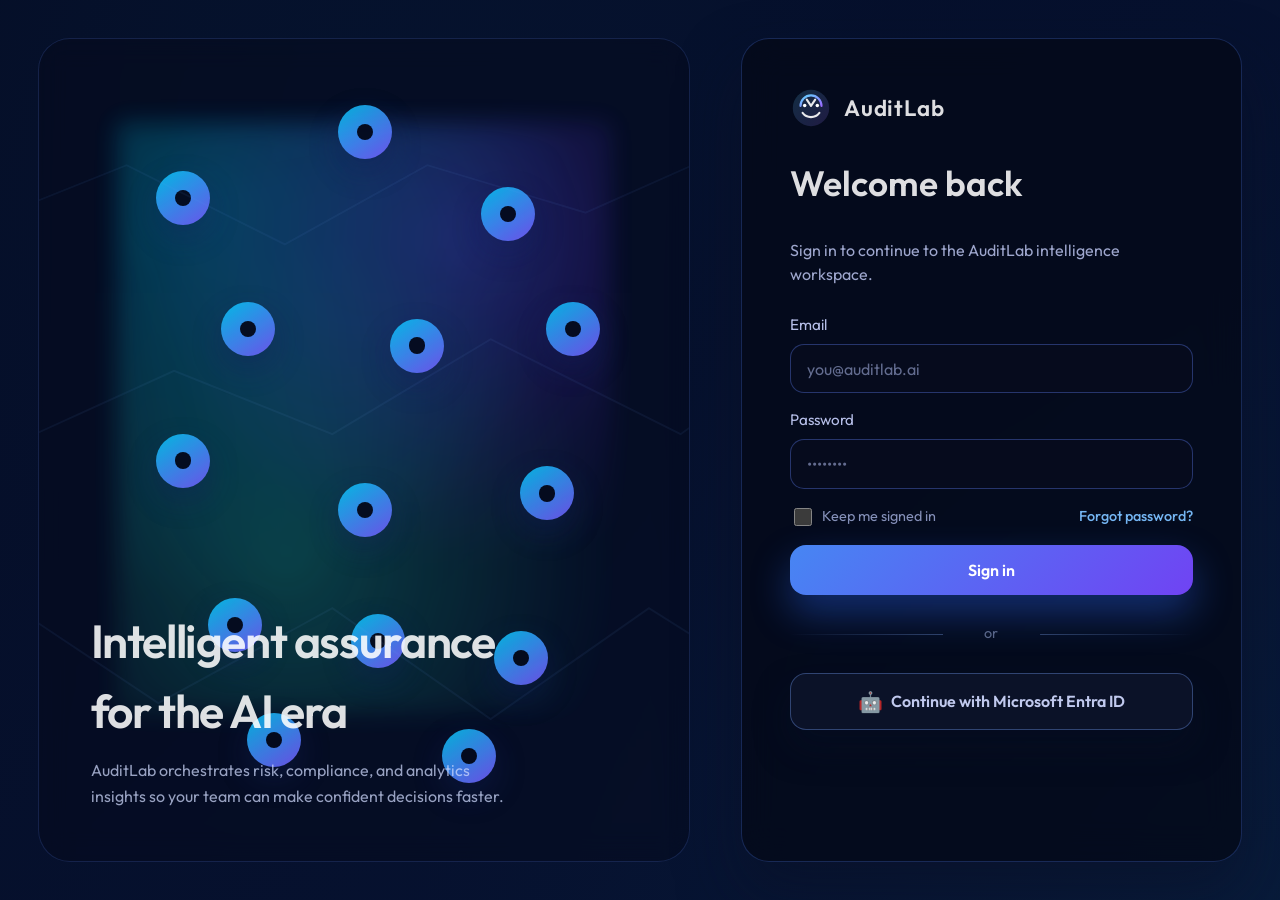
<file: docs/index.html>
<!doctype html>
<html lang="en">
  <head>
    <meta charset="utf-8" />
    <meta name="viewport" content="width=device-width, initial-scale=1" />
    <title>AuditLab Portal Login</title>
    <link rel="preconnect" href="https://fonts.googleapis.com" />
    <link rel="preconnect" href="https://fonts.gstatic.com" crossorigin />
    <link
      href="https://fonts.googleapis.com/css2?family=Outfit:wght@400;500;600&display=swap"
      rel="stylesheet"
    />
    <link rel="stylesheet" href="./styles.css" />
  </head>
  <body>
    <div id="root">
      <div class="app-shell">
        <div class="hero-panel" aria-hidden="true">
          <div class="constellation">
            <span class="node node-1" aria-hidden="true"></span>
            <span class="node node-2" aria-hidden="true"></span>
            <span class="node node-3" aria-hidden="true"></span>
            <span class="node node-4" aria-hidden="true"></span>
            <span class="node node-5" aria-hidden="true"></span>
            <span class="node node-6" aria-hidden="true"></span>
            <span class="node node-7" aria-hidden="true"></span>
            <span class="node node-8" aria-hidden="true"></span>
            <span class="node node-9" aria-hidden="true"></span>
            <span class="node node-10" aria-hidden="true"></span>
            <span class="node node-11" aria-hidden="true"></span>
            <span class="node node-12" aria-hidden="true"></span>
            <span class="node node-13" aria-hidden="true"></span>
            <span class="node node-14" aria-hidden="true"></span>
          </div>
          <div class="hero-copy">
            <h1>Intelligent assurance for the AI era</h1>
            <p>
              AuditLab orchestrates risk, compliance, and analytics insights so your team can make
              confident decisions faster.
            </p>
          </div>
        </div>
        <main class="auth-panel" aria-labelledby="portal-login-title">
          <div class="logo">
            <svg
              class="logo-mark"
              xmlns="http://www.w3.org/2000/svg"
              viewBox="0 0 120 120"
              role="img"
              aria-labelledby="auditlab-logo-title"
            >
              <title id="auditlab-logo-title">AuditLab Logo</title>
              <defs>
                <linearGradient id="auditlab-gradient" x1="0%" y1="0%" x2="100%" y2="100%">
                  <stop offset="0%" stop-color="#61d5ff" />
                  <stop offset="100%" stop-color="#9a6bff" />
                </linearGradient>
              </defs>
              <circle cx="60" cy="60" r="52" fill="url(#auditlab-gradient)" opacity="0.18"></circle>
              <path
                fill="none"
                stroke="url(#auditlab-gradient)"
                stroke-width="6"
                stroke-linecap="round"
                stroke-linejoin="round"
                d="M30 54c0-16.569 13.431-30 30-30s30 13.431 30 30"
              ></path>
              <path
                fill="none"
                stroke="#ffffff"
                stroke-width="6"
                stroke-linecap="round"
                stroke-linejoin="round"
                d="M36 74c6 8 16 12 24 12s18-4 24-12"
                opacity="0.9"
              ></path>
              <circle cx="42" cy="53" r="5" fill="#ffffff"></circle>
              <circle cx="78" cy="53" r="5" fill="#ffffff"></circle>
              <path
                fill="none"
                stroke="#ffffff"
                stroke-width="6"
                stroke-linecap="round"
                stroke-linejoin="round"
                d="M48 36l12 18 12-18"
                opacity="0.9"
              ></path>
            </svg>
            <span class="logo-text">AuditLab</span>
          </div>
          <h2 id="portal-login-title">Welcome back</h2>
          <p class="tagline">Sign in to continue to the AuditLab intelligence workspace.</p>
          <form class="login-form">
            <label class="field" for="email">
              <span>Email</span>
              <input id="email" type="email" name="email" placeholder="you@auditlab.ai" required />
            </label>
            <label class="field" for="password">
              <span>Password</span>
              <input
                id="password"
                type="password"
                name="password"
                placeholder="••••••••"
                minlength="8"
                required
              />
            </label>
            <div class="form-meta">
              <label class="remember">
                <input type="checkbox" name="remember" />
                <span>Keep me signed in</span>
              </label>
              <a class="link" href="#forgot">
                Forgot password?
              </a>
            </div>
            <button type="submit" class="primary-btn">
              Sign in
            </button>
          </form>
          <div class="divider">
            <span>or</span>
          </div>
          <button type="button" class="secondary-btn">
            <span role="img" aria-hidden="true">
              🤖
            </span>
            Continue with Microsoft Entra ID
          </button>
        </main>
      </div>
    </div>
  </body>
</html>
</file>
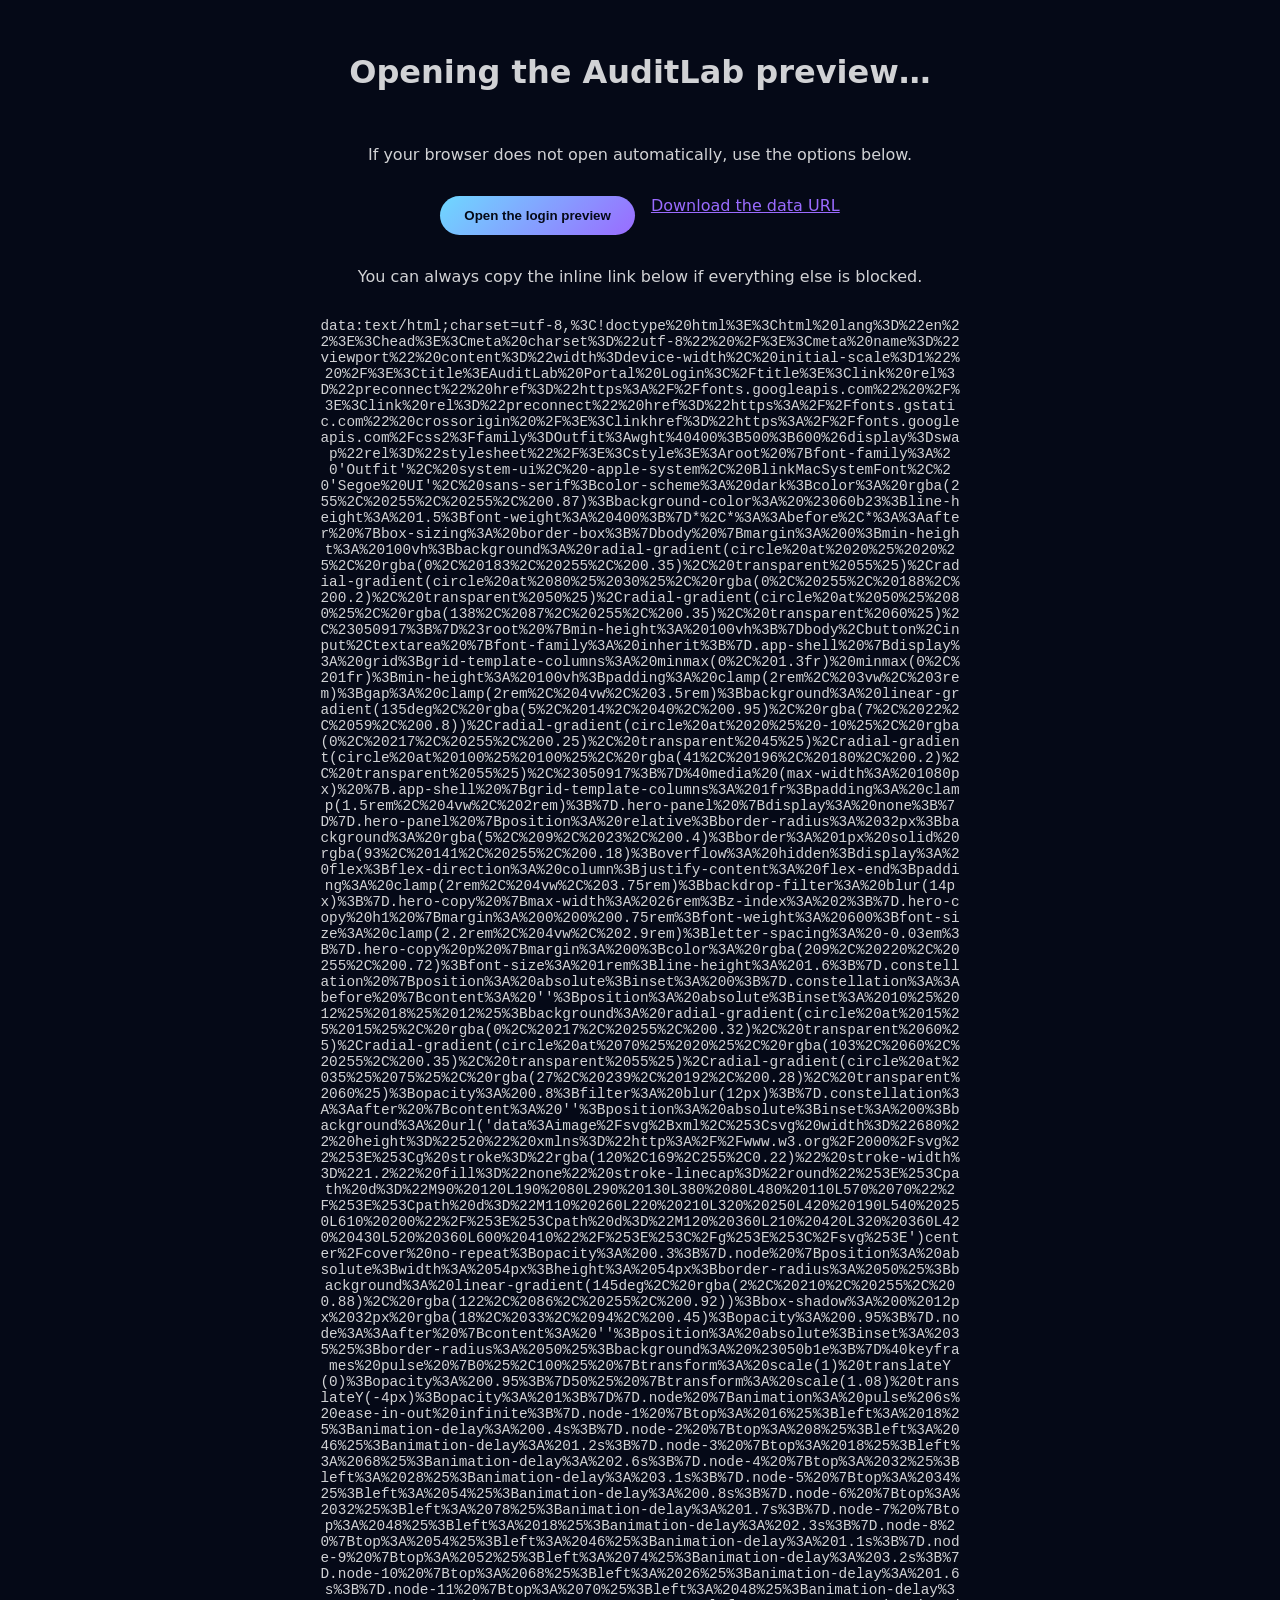
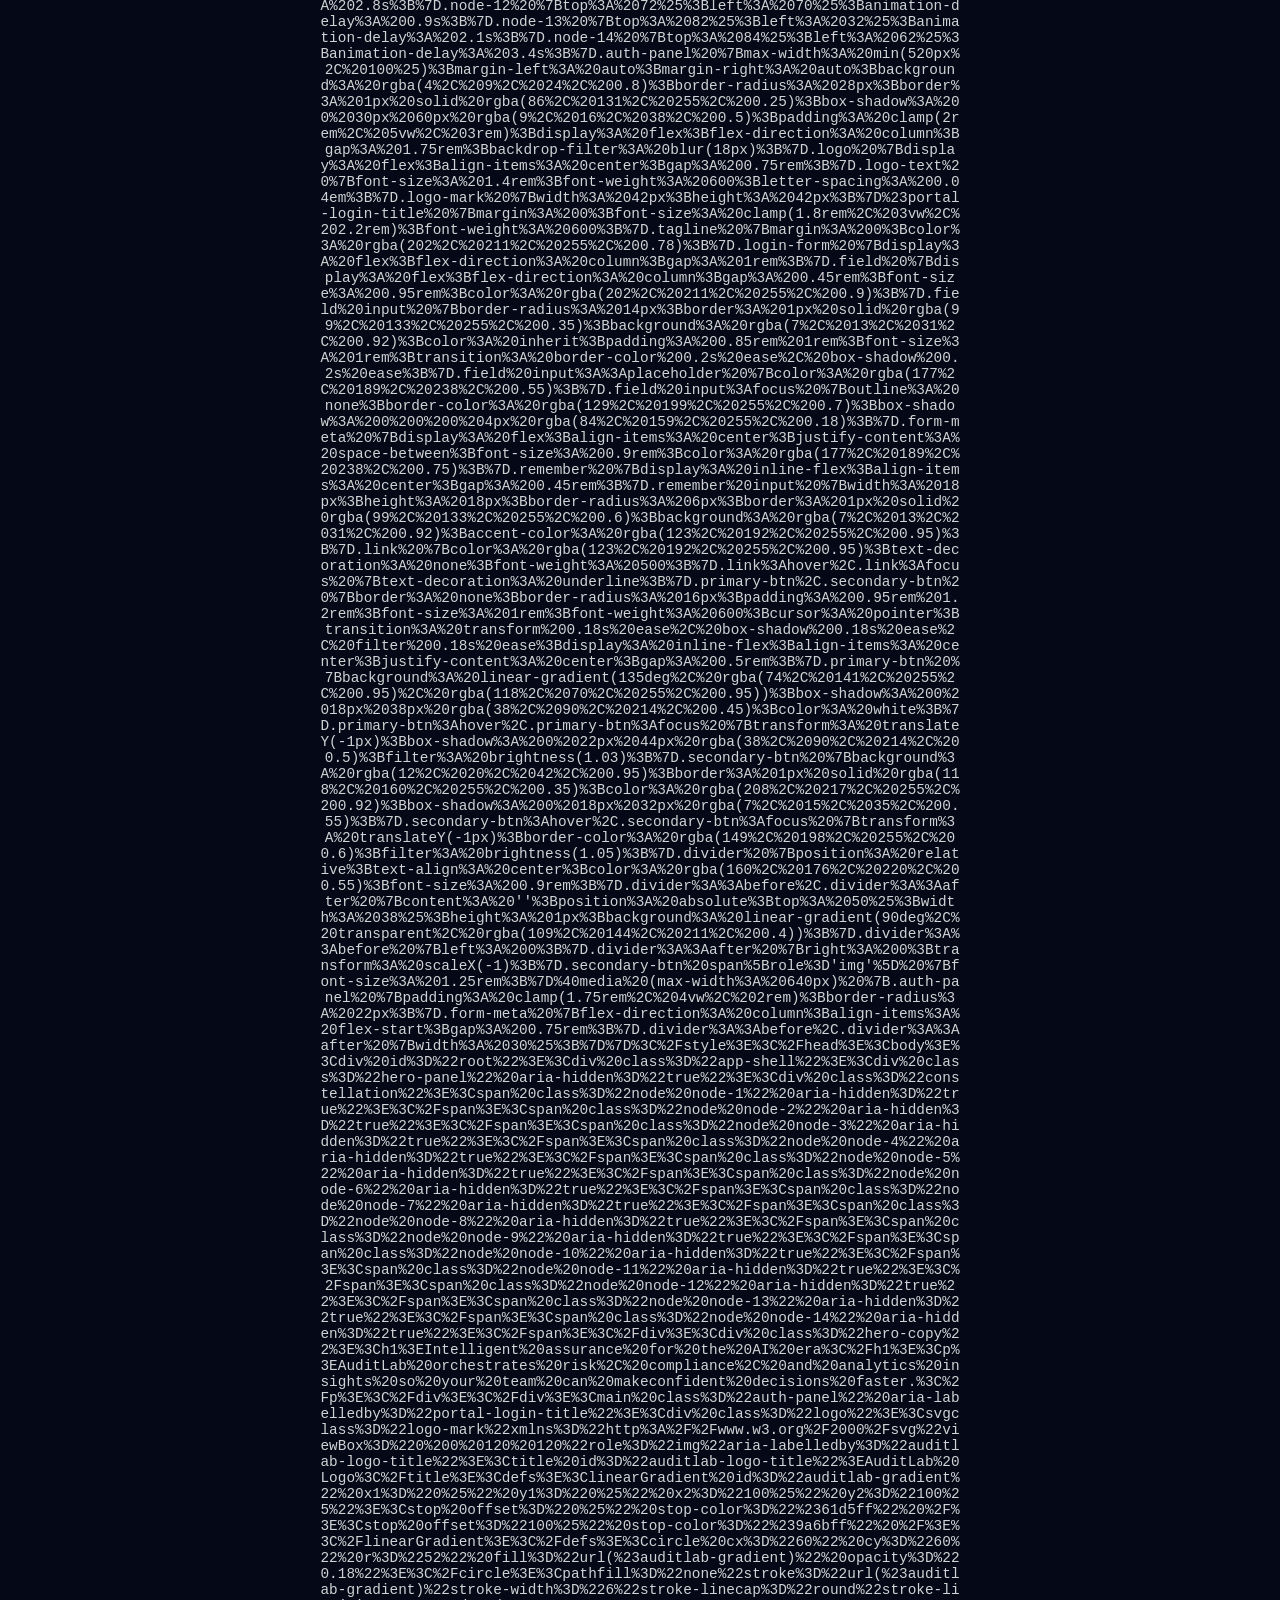
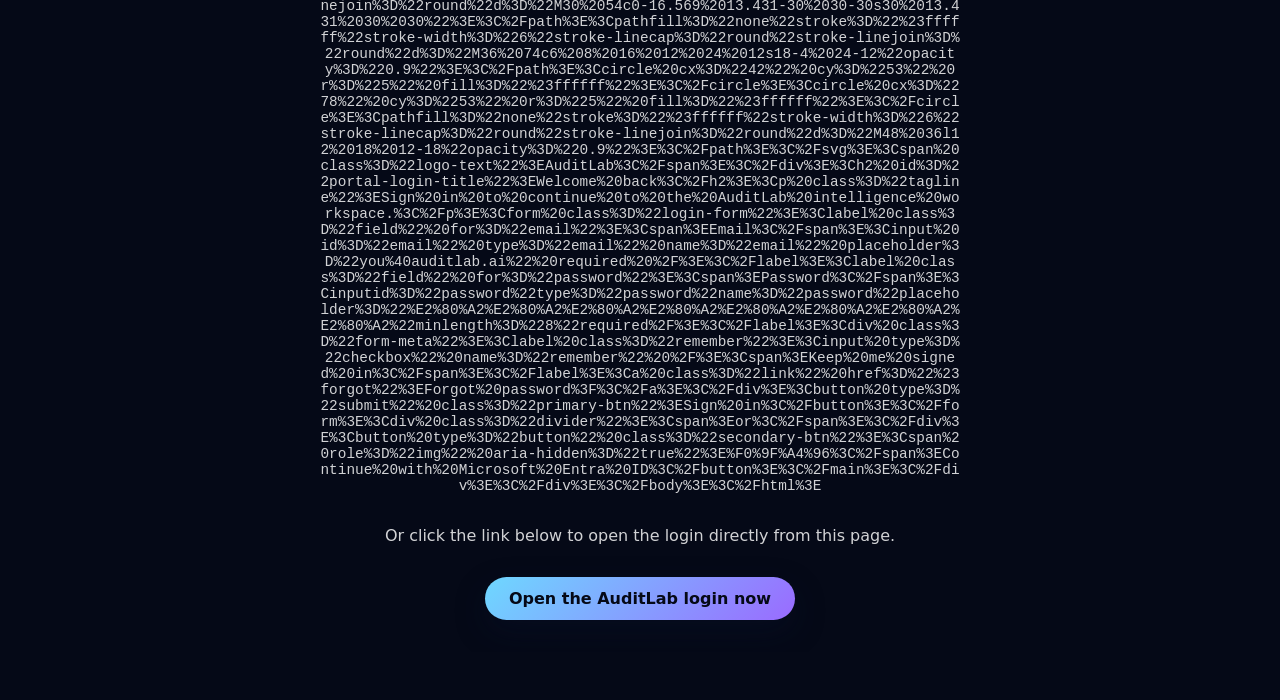
<file: docs/live-preview.html>
<!doctype html>
<html lang="en">
  <head>
    <meta charset="utf-8" />
    <meta name="viewport" content="width=device-width, initial-scale=1" />
    <title>AuditLab Login – Live Preview Redirect</title>
    <style>
      :root {
        font-family: system-ui, -apple-system, BlinkMacSystemFont, 'Segoe UI', sans-serif;
        color-scheme: dark;
        background: #050917;
        color: rgba(255, 255, 255, 0.82);
      }
      body {
        margin: 0;
        min-height: 100vh;
        display: grid;
        place-items: center;
        padding: 2rem;
      }
      main {
        max-width: 40rem;
        text-align: center;
        display: grid;
        gap: 1rem;
      }
      code {
        font-size: 0.9rem;
        word-break: break-all;
      }
      button {
        appearance: none;
        border: none;
        border-radius: 999px;
        padding: 0.75rem 1.5rem;
        font-weight: 600;
        background: linear-gradient(135deg, #6ed8ff, #9a6bff);
        color: #050917;
        cursor: pointer;
      }
      button:focus-visible {
        outline: 2px solid rgba(255, 255, 255, 0.6);
        outline-offset: 3px;
      }
      .actions {
        display: flex;
        justify-content: center;
        gap: 1rem;
        flex-wrap: wrap;
      }
      a {
        color: #9a6bff;
      }
      .inline-link {
        display: inline-block;
        margin: 0 auto;
        padding: 0.75rem 1.5rem;
        border-radius: 999px;
        background: linear-gradient(135deg, #6ed8ff, #9a6bff);
        color: #050917;
        font-weight: 600;
        text-decoration: none;
        box-shadow: 0 12px 30px rgba(6, 15, 39, 0.45);
      }
      .inline-link:focus-visible {
        outline: 2px solid rgba(255, 255, 255, 0.6);
        outline-offset: 3px;
      }
    </style>
  </head>
  <body>
    <main>
      <h1>Opening the AuditLab preview…</h1>
      <p id="status">If your browser does not open automatically, use the options below.</p>
      <div class="actions">
        <button type="button" id="open-btn">Open the login preview</button>
        <a id="download-link" href="live-preview-url.txt" download>Download the data URL</a>
      </div>
      <p>
        You can always copy the inline link below if everything else is blocked.
      </p>
      <code id="inline-url"></code>
      <p>
        Or click the link below to open the login directly from this page.
      </p>
      <a id="inline-link" class="inline-link" href="#" target="_blank" rel="noopener noreferrer"
        >Open the AuditLab login now</a
      >
    </main>
    <script id="preview-data" type="application/json">
{
  "segments": [
    "data:text/html;charset=utf-8,%3C!doctype%20html%3E%3Chtml%20lang%3D%22en%22%3E%3Chead%3E%3Cmeta%20charset%3D%22utf-8%22%20%2F%3E%3Cmeta%20name%3D%22viewport%22%20content%3D%22width%3Ddevice-width%2C%20initial-scale%3D1%22%20%2F%3E%3Ctitle%3EAuditLab%20Portal%20Login%3C%2Ftitle%3E%3Clink%20rel%3D%22preconnect%22%20href%3D%22https%3A%2F%2Ffonts.googleapis.com%22%20%2F%3E%3Clink%20rel%3D%22preconnect%22%20href%3D%22https%3A%2F%2Ffonts.gstatic.com%22%20crossorigin%20%2F%3E%3Clinkhref%3D%22https%3A%2F%2Ffonts.googleapis.com%2Fcss2%3Ffamily%3DOutfit%3Awght%40400%3B500%3B600%26display%3Dswap%22rel%3D%22stylesheet%22%2F%3E%3Cstyle%3E%3Aroot%20%7Bfont-family%3A%20'Outfit'%2C%20system-ui%2C%20-apple-system%2C%20BlinkMacSystemFont%2C%20'Segoe%20UI'%2C%20sans-serif%3Bcolor-scheme%3A%20dark%3Bcolor%3A%20rgba(255%2C%20255%2C%20255%2C%200.87)%3Bbackground-color%3A%20%23060b23%3Bline-height%3A%201.5%3Bfont-weight%3A%20400%3B%7D*%2C*%3A%3Abefore%2C*%3A%3Aafter%20%7Bbox-sizing%3A%20border-box%3B%7Dbody%20%7Bmargin%3A%200%3Bmin-height%3A%20100vh%3Bbackground%3A%20radial-gradient(circle%20at%2020%25%2020%25%2C%20rgba(0%2C%20183%2C%20255%2C%200.35)%2C%20transparent%2055%25)%2Cradial-gradient(circle%20at%2080%25%2030%25%2C%20rgba(0%2C%20255%2C%20188%2C%200.2)%2C%20transparent%2050%25)%2Cradial-gradient(circle%20at%2050%25%2080%25%2C%20rgba(138%2C%2087%2C%20255%2C%200.35)%2C%20transparent%2060%25)%2C%23050917%3B%7D%23root%20%7Bmin-height%3A%20100vh%3B%7Dbody%2Cbutton%2Cinput%2Ctextarea%20%7Bfont-family%3A%20inherit%3B%7D.app-shell%20%7Bdisplay%3A%20grid%3Bgrid-template-columns%3A%20minmax(0%2C%201.3fr)%20minmax(0%2C%201fr)%3Bmin-height%3A%20100vh%3Bpadding%3A%20clamp(2rem%2C%203vw%2C%203rem)%3Bgap%3A%20clamp(2rem%2C%204vw%2C%203.5rem)%3Bbackground%3A%20linear-gradient(135deg%2C%20rgba(5%2C%2014%2C%2040%2C%200.95)%2C%20rgba(7%2C%2022%2C%2059%2C%200.8))%2Cradial-gradient(circle%20at%2020%25%20-10%25%2C%20rgba(0%2C%20217%2C%20255%2C%200.25)%2C%20transparent%2045%25)%2Cradial-gradient(circle%",
    "20at%20100%25%20100%25%2C%20rgba(41%2C%20196%2C%20180%2C%200.2)%2C%20transparent%2055%25)%2C%23050917%3B%7D%40media%20(max-width%3A%201080px)%20%7B.app-shell%20%7Bgrid-template-columns%3A%201fr%3Bpadding%3A%20clamp(1.5rem%2C%204vw%2C%202rem)%3B%7D.hero-panel%20%7Bdisplay%3A%20none%3B%7D%7D.hero-panel%20%7Bposition%3A%20relative%3Bborder-radius%3A%2032px%3Bbackground%3A%20rgba(5%2C%209%2C%2023%2C%200.4)%3Bborder%3A%201px%20solid%20rgba(93%2C%20141%2C%20255%2C%200.18)%3Boverflow%3A%20hidden%3Bdisplay%3A%20flex%3Bflex-direction%3A%20column%3Bjustify-content%3A%20flex-end%3Bpadding%3A%20clamp(2rem%2C%204vw%2C%203.75rem)%3Bbackdrop-filter%3A%20blur(14px)%3B%7D.hero-copy%20%7Bmax-width%3A%2026rem%3Bz-index%3A%202%3B%7D.hero-copy%20h1%20%7Bmargin%3A%200%200%200.75rem%3Bfont-weight%3A%20600%3Bfont-size%3A%20clamp(2.2rem%2C%204vw%2C%202.9rem)%3Bletter-spacing%3A%20-0.03em%3B%7D.hero-copy%20p%20%7Bmargin%3A%200%3Bcolor%3A%20rgba(209%2C%20220%2C%20255%2C%200.72)%3Bfont-size%3A%201rem%3Bline-height%3A%201.6%3B%7D.constellation%20%7Bposition%3A%20absolute%3Binset%3A%200%3B%7D.constellation%3A%3Abefore%20%7Bcontent%3A%20''%3Bposition%3A%20absolute%3Binset%3A%2010%25%2012%25%2018%25%2012%25%3Bbackground%3A%20radial-gradient(circle%20at%2015%25%2015%25%2C%20rgba(0%2C%20217%2C%20255%2C%200.32)%2C%20transparent%2060%25)%2Cradial-gradient(circle%20at%2070%25%2020%25%2C%20rgba(103%2C%2060%2C%20255%2C%200.35)%2C%20transparent%2055%25)%2Cradial-gradient(circle%20at%2035%25%2075%25%2C%20rgba(27%2C%20239%2C%20192%2C%200.28)%2C%20transparent%2060%25)%3Bopacity%3A%200.8%3Bfilter%3A%20blur(12px)%3B%7D.constellation%3A%3Aafter%20%7Bcontent%3A%20''%3Bposition%3A%20absolute%3Binset%3A%200%3Bbackground%3A%20url('data%3Aimage%2Fsvg%2Bxml%2C%253Csvg%20width%3D%22680%22%20height%3D%22520%22%20xmlns%3D%22http%3A%2F%2Fwww.w3.org%2F2000%2Fsvg%22%253E%253Cg%20stroke%3D%22rgba(120%2C169%2C255%2C0.22)%22%20stroke-width%3D%221.2%22%20fill%3D%22none%22%20stroke-linecap%3D%22round%22%253E%253Cpath%20d%3D%22M",
    "90%20120L190%2080L290%20130L380%2080L480%20110L570%2070%22%2F%253E%253Cpath%20d%3D%22M110%20260L220%20210L320%20250L420%20190L540%20250L610%20200%22%2F%253E%253Cpath%20d%3D%22M120%20360L210%20420L320%20360L420%20430L520%20360L600%20410%22%2F%253E%253C%2Fg%253E%253C%2Fsvg%253E')center%2Fcover%20no-repeat%3Bopacity%3A%200.3%3B%7D.node%20%7Bposition%3A%20absolute%3Bwidth%3A%2054px%3Bheight%3A%2054px%3Bborder-radius%3A%2050%25%3Bbackground%3A%20linear-gradient(145deg%2C%20rgba(2%2C%20210%2C%20255%2C%200.88)%2C%20rgba(122%2C%2086%2C%20255%2C%200.92))%3Bbox-shadow%3A%200%2012px%2032px%20rgba(18%2C%2033%2C%2094%2C%200.45)%3Bopacity%3A%200.95%3B%7D.node%3A%3Aafter%20%7Bcontent%3A%20''%3Bposition%3A%20absolute%3Binset%3A%2035%25%3Bborder-radius%3A%2050%25%3Bbackground%3A%20%23050b1e%3B%7D%40keyframes%20pulse%20%7B0%25%2C100%25%20%7Btransform%3A%20scale(1)%20translateY(0)%3Bopacity%3A%200.95%3B%7D50%25%20%7Btransform%3A%20scale(1.08)%20translateY(-4px)%3Bopacity%3A%201%3B%7D%7D.node%20%7Banimation%3A%20pulse%206s%20ease-in-out%20infinite%3B%7D.node-1%20%7Btop%3A%2016%25%3Bleft%3A%2018%25%3Banimation-delay%3A%200.4s%3B%7D.node-2%20%7Btop%3A%208%25%3Bleft%3A%2046%25%3Banimation-delay%3A%201.2s%3B%7D.node-3%20%7Btop%3A%2018%25%3Bleft%3A%2068%25%3Banimation-delay%3A%202.6s%3B%7D.node-4%20%7Btop%3A%2032%25%3Bleft%3A%2028%25%3Banimation-delay%3A%203.1s%3B%7D.node-5%20%7Btop%3A%2034%25%3Bleft%3A%2054%25%3Banimation-delay%3A%200.8s%3B%7D.node-6%20%7Btop%3A%2032%25%3Bleft%3A%2078%25%3Banimation-delay%3A%201.7s%3B%7D.node-7%20%7Btop%3A%2048%25%3Bleft%3A%2018%25%3Banimation-delay%3A%202.3s%3B%7D.node-8%20%7Btop%3A%2054%25%3Bleft%3A%2046%25%3Banimation-delay%3A%201.1s%3B%7D.node-9%20%7Btop%3A%2052%25%3Bleft%3A%2074%25%3Banimation-delay%3A%203.2s%3B%7D.node-10%20%7Btop%3A%2068%25%3Bleft%3A%2026%25%3Banimation-delay%3A%201.6s%3B%7D.node-11%20%7Btop%3A%2070%25%3Bleft%3A%2048%25%3Banimation-delay%3A%202.8s%3B%7D.node-12%20%7Btop%3A%2072%25%3Bleft%3A%2070%25%3Banimation-delay%3A%200.9s%3B%7D.",
    "node-13%20%7Btop%3A%2082%25%3Bleft%3A%2032%25%3Banimation-delay%3A%202.1s%3B%7D.node-14%20%7Btop%3A%2084%25%3Bleft%3A%2062%25%3Banimation-delay%3A%203.4s%3B%7D.auth-panel%20%7Bmax-width%3A%20min(520px%2C%20100%25)%3Bmargin-left%3A%20auto%3Bmargin-right%3A%20auto%3Bbackground%3A%20rgba(4%2C%209%2C%2024%2C%200.8)%3Bborder-radius%3A%2028px%3Bborder%3A%201px%20solid%20rgba(86%2C%20131%2C%20255%2C%200.25)%3Bbox-shadow%3A%200%2030px%2060px%20rgba(9%2C%2016%2C%2038%2C%200.5)%3Bpadding%3A%20clamp(2rem%2C%205vw%2C%203rem)%3Bdisplay%3A%20flex%3Bflex-direction%3A%20column%3Bgap%3A%201.75rem%3Bbackdrop-filter%3A%20blur(18px)%3B%7D.logo%20%7Bdisplay%3A%20flex%3Balign-items%3A%20center%3Bgap%3A%200.75rem%3B%7D.logo-text%20%7Bfont-size%3A%201.4rem%3Bfont-weight%3A%20600%3Bletter-spacing%3A%200.04em%3B%7D.logo-mark%20%7Bwidth%3A%2042px%3Bheight%3A%2042px%3B%7D%23portal-login-title%20%7Bmargin%3A%200%3Bfont-size%3A%20clamp(1.8rem%2C%203vw%2C%202.2rem)%3Bfont-weight%3A%20600%3B%7D.tagline%20%7Bmargin%3A%200%3Bcolor%3A%20rgba(202%2C%20211%2C%20255%2C%200.78)%3B%7D.login-form%20%7Bdisplay%3A%20flex%3Bflex-direction%3A%20column%3Bgap%3A%201rem%3B%7D.field%20%7Bdisplay%3A%20flex%3Bflex-direction%3A%20column%3Bgap%3A%200.45rem%3Bfont-size%3A%200.95rem%3Bcolor%3A%20rgba(202%2C%20211%2C%20255%2C%200.9)%3B%7D.field%20input%20%7Bborder-radius%3A%2014px%3Bborder%3A%201px%20solid%20rgba(99%2C%20133%2C%20255%2C%200.35)%3Bbackground%3A%20rgba(7%2C%2013%2C%2031%2C%200.92)%3Bcolor%3A%20inherit%3Bpadding%3A%200.85rem%201rem%3Bfont-size%3A%201rem%3Btransition%3A%20border-color%200.2s%20ease%2C%20box-shadow%200.2s%20ease%3B%7D.field%20input%3A%3Aplaceholder%20%7Bcolor%3A%20rgba(177%2C%20189%2C%20238%2C%200.55)%3B%7D.field%20input%3Afocus%20%7Boutline%3A%20none%3Bborder-color%3A%20rgba(129%2C%20199%2C%20255%2C%200.7)%3Bbox-shadow%3A%200%200%200%204px%20rgba(84%2C%20159%2C%20255%2C%200.18)%3B%7D.form-meta%20%7Bdisplay%3A%20flex%3Balign-items%3A%20center%3Bjustify-content%3A%20space-between%3Bfont-size%3",
    "A%200.9rem%3Bcolor%3A%20rgba(177%2C%20189%2C%20238%2C%200.75)%3B%7D.remember%20%7Bdisplay%3A%20inline-flex%3Balign-items%3A%20center%3Bgap%3A%200.45rem%3B%7D.remember%20input%20%7Bwidth%3A%2018px%3Bheight%3A%2018px%3Bborder-radius%3A%206px%3Bborder%3A%201px%20solid%20rgba(99%2C%20133%2C%20255%2C%200.6)%3Bbackground%3A%20rgba(7%2C%2013%2C%2031%2C%200.92)%3Baccent-color%3A%20rgba(123%2C%20192%2C%20255%2C%200.95)%3B%7D.link%20%7Bcolor%3A%20rgba(123%2C%20192%2C%20255%2C%200.95)%3Btext-decoration%3A%20none%3Bfont-weight%3A%20500%3B%7D.link%3Ahover%2C.link%3Afocus%20%7Btext-decoration%3A%20underline%3B%7D.primary-btn%2C.secondary-btn%20%7Bborder%3A%20none%3Bborder-radius%3A%2016px%3Bpadding%3A%200.95rem%201.2rem%3Bfont-size%3A%201rem%3Bfont-weight%3A%20600%3Bcursor%3A%20pointer%3Btransition%3A%20transform%200.18s%20ease%2C%20box-shadow%200.18s%20ease%2C%20filter%200.18s%20ease%3Bdisplay%3A%20inline-flex%3Balign-items%3A%20center%3Bjustify-content%3A%20center%3Bgap%3A%200.5rem%3B%7D.primary-btn%20%7Bbackground%3A%20linear-gradient(135deg%2C%20rgba(74%2C%20141%2C%20255%2C%200.95)%2C%20rgba(118%2C%2070%2C%20255%2C%200.95))%3Bbox-shadow%3A%200%2018px%2038px%20rgba(38%2C%2090%2C%20214%2C%200.45)%3Bcolor%3A%20white%3B%7D.primary-btn%3Ahover%2C.primary-btn%3Afocus%20%7Btransform%3A%20translateY(-1px)%3Bbox-shadow%3A%200%2022px%2044px%20rgba(38%2C%2090%2C%20214%2C%200.5)%3Bfilter%3A%20brightness(1.03)%3B%7D.secondary-btn%20%7Bbackground%3A%20rgba(12%2C%2020%2C%2042%2C%200.95)%3Bborder%3A%201px%20solid%20rgba(118%2C%20160%2C%20255%2C%200.35)%3Bcolor%3A%20rgba(208%2C%20217%2C%20255%2C%200.92)%3Bbox-shadow%3A%200%2018px%2032px%20rgba(7%2C%2015%2C%2035%2C%200.55)%3B%7D.secondary-btn%3Ahover%2C.secondary-btn%3Afocus%20%7Btransform%3A%20translateY(-1px)%3Bborder-color%3A%20rgba(149%2C%20198%2C%20255%2C%200.6)%3Bfilter%3A%20brightness(1.05)%3B%7D.divider%20%7Bposition%3A%20relative%3Btext-align%3A%20center%3Bcolor%3A%20rgba(160%2C%20176%2C%20220%2C%200.55)%3Bfont-size%3A%200.9rem%3B%7D.",
    "divider%3A%3Abefore%2C.divider%3A%3Aafter%20%7Bcontent%3A%20''%3Bposition%3A%20absolute%3Btop%3A%2050%25%3Bwidth%3A%2038%25%3Bheight%3A%201px%3Bbackground%3A%20linear-gradient(90deg%2C%20transparent%2C%20rgba(109%2C%20144%2C%20211%2C%200.4))%3B%7D.divider%3A%3Abefore%20%7Bleft%3A%200%3B%7D.divider%3A%3Aafter%20%7Bright%3A%200%3Btransform%3A%20scaleX(-1)%3B%7D.secondary-btn%20span%5Brole%3D'img'%5D%20%7Bfont-size%3A%201.25rem%3B%7D%40media%20(max-width%3A%20640px)%20%7B.auth-panel%20%7Bpadding%3A%20clamp(1.75rem%2C%204vw%2C%202rem)%3Bborder-radius%3A%2022px%3B%7D.form-meta%20%7Bflex-direction%3A%20column%3Balign-items%3A%20flex-start%3Bgap%3A%200.75rem%3B%7D.divider%3A%3Abefore%2C.divider%3A%3Aafter%20%7Bwidth%3A%2030%25%3B%7D%7D%3C%2Fstyle%3E%3C%2Fhead%3E%3Cbody%3E%3Cdiv%20id%3D%22root%22%3E%3Cdiv%20class%3D%22app-shell%22%3E%3Cdiv%20class%3D%22hero-panel%22%20aria-hidden%3D%22true%22%3E%3Cdiv%20class%3D%22constellation%22%3E%3Cspan%20class%3D%22node%20node-1%22%20aria-hidden%3D%22true%22%3E%3C%2Fspan%3E%3Cspan%20class%3D%22node%20node-2%22%20aria-hidden%3D%22true%22%3E%3C%2Fspan%3E%3Cspan%20class%3D%22node%20node-3%22%20aria-hidden%3D%22true%22%3E%3C%2Fspan%3E%3Cspan%20class%3D%22node%20node-4%22%20aria-hidden%3D%22true%22%3E%3C%2Fspan%3E%3Cspan%20class%3D%22node%20node-5%22%20aria-hidden%3D%22true%22%3E%3C%2Fspan%3E%3Cspan%20class%3D%22node%20node-6%22%20aria-hidden%3D%22true%22%3E%3C%2Fspan%3E%3Cspan%20class%3D%22node%20node-7%22%20aria-hidden%3D%22true%22%3E%3C%2Fspan%3E%3Cspan%20class%3D%22node%20node-8%22%20aria-hidden%3D%22true%22%3E%3C%2Fspan%3E%3Cspan%20class%3D%22node%20node-9%22%20aria-hidden%3D%22true%22%3E%3C%2Fspan%3E%3Cspan%20class%3D%22node%20node-10%22%20aria-hidden%3D%22true%22%3E%3C%2Fspan%3E%3Cspan%20class%3D%22node%20node-11%22%20aria-hidden%3D%22true%22%3E%3C%2Fspan%3E%3Cspan%20class%3D%22node%20node-12%22%20aria-hidden%3D%22true%22%3E%3C%2Fspan%3E%3Cspan%20class%3D%22node%20node-13%22%20aria-hidden%3D%22true%22%3E%3C%2Fspan%3E%3Cspan%20class%3",
    "D%22node%20node-14%22%20aria-hidden%3D%22true%22%3E%3C%2Fspan%3E%3C%2Fdiv%3E%3Cdiv%20class%3D%22hero-copy%22%3E%3Ch1%3EIntelligent%20assurance%20for%20the%20AI%20era%3C%2Fh1%3E%3Cp%3EAuditLab%20orchestrates%20risk%2C%20compliance%2C%20and%20analytics%20insights%20so%20your%20team%20can%20makeconfident%20decisions%20faster.%3C%2Fp%3E%3C%2Fdiv%3E%3C%2Fdiv%3E%3Cmain%20class%3D%22auth-panel%22%20aria-labelledby%3D%22portal-login-title%22%3E%3Cdiv%20class%3D%22logo%22%3E%3Csvgclass%3D%22logo-mark%22xmlns%3D%22http%3A%2F%2Fwww.w3.org%2F2000%2Fsvg%22viewBox%3D%220%200%20120%20120%22role%3D%22img%22aria-labelledby%3D%22auditlab-logo-title%22%3E%3Ctitle%20id%3D%22auditlab-logo-title%22%3EAuditLab%20Logo%3C%2Ftitle%3E%3Cdefs%3E%3ClinearGradient%20id%3D%22auditlab-gradient%22%20x1%3D%220%25%22%20y1%3D%220%25%22%20x2%3D%22100%25%22%20y2%3D%22100%25%22%3E%3Cstop%20offset%3D%220%25%22%20stop-color%3D%22%2361d5ff%22%20%2F%3E%3Cstop%20offset%3D%22100%25%22%20stop-color%3D%22%239a6bff%22%20%2F%3E%3C%2FlinearGradient%3E%3C%2Fdefs%3E%3Ccircle%20cx%3D%2260%22%20cy%3D%2260%22%20r%3D%2252%22%20fill%3D%22url(%23auditlab-gradient)%22%20opacity%3D%220.18%22%3E%3C%2Fcircle%3E%3Cpathfill%3D%22none%22stroke%3D%22url(%23auditlab-gradient)%22stroke-width%3D%226%22stroke-linecap%3D%22round%22stroke-linejoin%3D%22round%22d%3D%22M30%2054c0-16.569%2013.431-30%2030-30s30%2013.431%2030%2030%22%3E%3C%2Fpath%3E%3Cpathfill%3D%22none%22stroke%3D%22%23ffffff%22stroke-width%3D%226%22stroke-linecap%3D%22round%22stroke-linejoin%3D%22round%22d%3D%22M36%2074c6%208%2016%2012%2024%2012s18-4%2024-12%22opacity%3D%220.9%22%3E%3C%2Fpath%3E%3Ccircle%20cx%3D%2242%22%20cy%3D%2253%22%20r%3D%225%22%20fill%3D%22%23ffffff%22%3E%3C%2Fcircle%3E%3Ccircle%20cx%3D%2278%22%20cy%3D%2253%22%20r%3D%225%22%20fill%3D%22%23ffffff%22%3E%3C%2Fcircle%3E%3Cpathfill%3D%22none%22stroke%3D%22%23ffffff%22stroke-width%3D%226%22stroke-linecap%3D%22round%22stroke-linejoin%3D%22round%22d%3D%22M48%2036l12%2018%2012-18%22opacity%3D%220.9%22%3E%3C%2F",
    "path%3E%3C%2Fsvg%3E%3Cspan%20class%3D%22logo-text%22%3EAuditLab%3C%2Fspan%3E%3C%2Fdiv%3E%3Ch2%20id%3D%22portal-login-title%22%3EWelcome%20back%3C%2Fh2%3E%3Cp%20class%3D%22tagline%22%3ESign%20in%20to%20continue%20to%20the%20AuditLab%20intelligence%20workspace.%3C%2Fp%3E%3Cform%20class%3D%22login-form%22%3E%3Clabel%20class%3D%22field%22%20for%3D%22email%22%3E%3Cspan%3EEmail%3C%2Fspan%3E%3Cinput%20id%3D%22email%22%20type%3D%22email%22%20name%3D%22email%22%20placeholder%3D%22you%40auditlab.ai%22%20required%20%2F%3E%3C%2Flabel%3E%3Clabel%20class%3D%22field%22%20for%3D%22password%22%3E%3Cspan%3EPassword%3C%2Fspan%3E%3Cinputid%3D%22password%22type%3D%22password%22name%3D%22password%22placeholder%3D%22%E2%80%A2%E2%80%A2%E2%80%A2%E2%80%A2%E2%80%A2%E2%80%A2%E2%80%A2%E2%80%A2%22minlength%3D%228%22required%2F%3E%3C%2Flabel%3E%3Cdiv%20class%3D%22form-meta%22%3E%3Clabel%20class%3D%22remember%22%3E%3Cinput%20type%3D%22checkbox%22%20name%3D%22remember%22%20%2F%3E%3Cspan%3EKeep%20me%20signed%20in%3C%2Fspan%3E%3C%2Flabel%3E%3Ca%20class%3D%22link%22%20href%3D%22%23forgot%22%3EForgot%20password%3F%3C%2Fa%3E%3C%2Fdiv%3E%3Cbutton%20type%3D%22submit%22%20class%3D%22primary-btn%22%3ESign%20in%3C%2Fbutton%3E%3C%2Fform%3E%3Cdiv%20class%3D%22divider%22%3E%3Cspan%3Eor%3C%2Fspan%3E%3C%2Fdiv%3E%3Cbutton%20type%3D%22button%22%20class%3D%22secondary-btn%22%3E%3Cspan%20role%3D%22img%22%20aria-hidden%3D%22true%22%3E%F0%9F%A4%96%3C%2Fspan%3EContinue%20with%20Microsoft%20Entra%20ID%3C%2Fbutton%3E%3C%2Fmain%3E%3C%2Fdiv%3E%3C%2Fdiv%3E%3C%2Fbody%3E%3C%2Fhtml%3E"
  ]
}
    </script>
    <script>
      const status = document.getElementById('status');
      const openButton = document.getElementById('open-btn');
      const downloadLink = document.getElementById('download-link');
      const inlineCode = document.getElementById('inline-url');
      const inlineAnchor = document.getElementById('inline-link');
      const { segments } = JSON.parse(document.getElementById('preview-data').textContent);
      const inlineUrl = segments.join('');
      inlineCode.textContent = inlineUrl;
      inlineAnchor.href = inlineUrl;

      async function requestPreviewUrl() {
        try {
          const response = await fetch('live-preview-url.txt', { cache: 'no-store' });
          if (!response.ok) throw new Error(`HTTP ${response.status}`);
          const text = (await response.text()).trim();
          if (!text.startsWith('data:text/html')) throw new Error('Unexpected preview URL');
          return text;
        } catch (error) {
          console.warn('Falling back to inline preview URL:', error);
          return inlineUrl;
        }
      }

      async function launchPreview(replace = true) {
        const url = await requestPreviewUrl();
        if (replace) {
          window.location.replace(url);
        } else {
          window.location.href = url;
        }
      }

      launchPreview().catch(() => {
        status.textContent = 'Automatic redirect was blocked. Click “Open the login preview” instead.';
      });

      openButton.addEventListener('click', () => launchPreview(false));
      downloadLink.addEventListener('click', async (event) => {
        if (downloadLink.dataset.ready) return;
        event.preventDefault();
        const url = await requestPreviewUrl();
        const blob = new Blob([url], { type: 'text/plain' });
        downloadLink.href = URL.createObjectURL(blob);
        downloadLink.download = 'live-preview-url.txt';
        downloadLink.dataset.ready = 'true';
        downloadLink.click();
      });
    </script>
  </body>
</html>
</file>
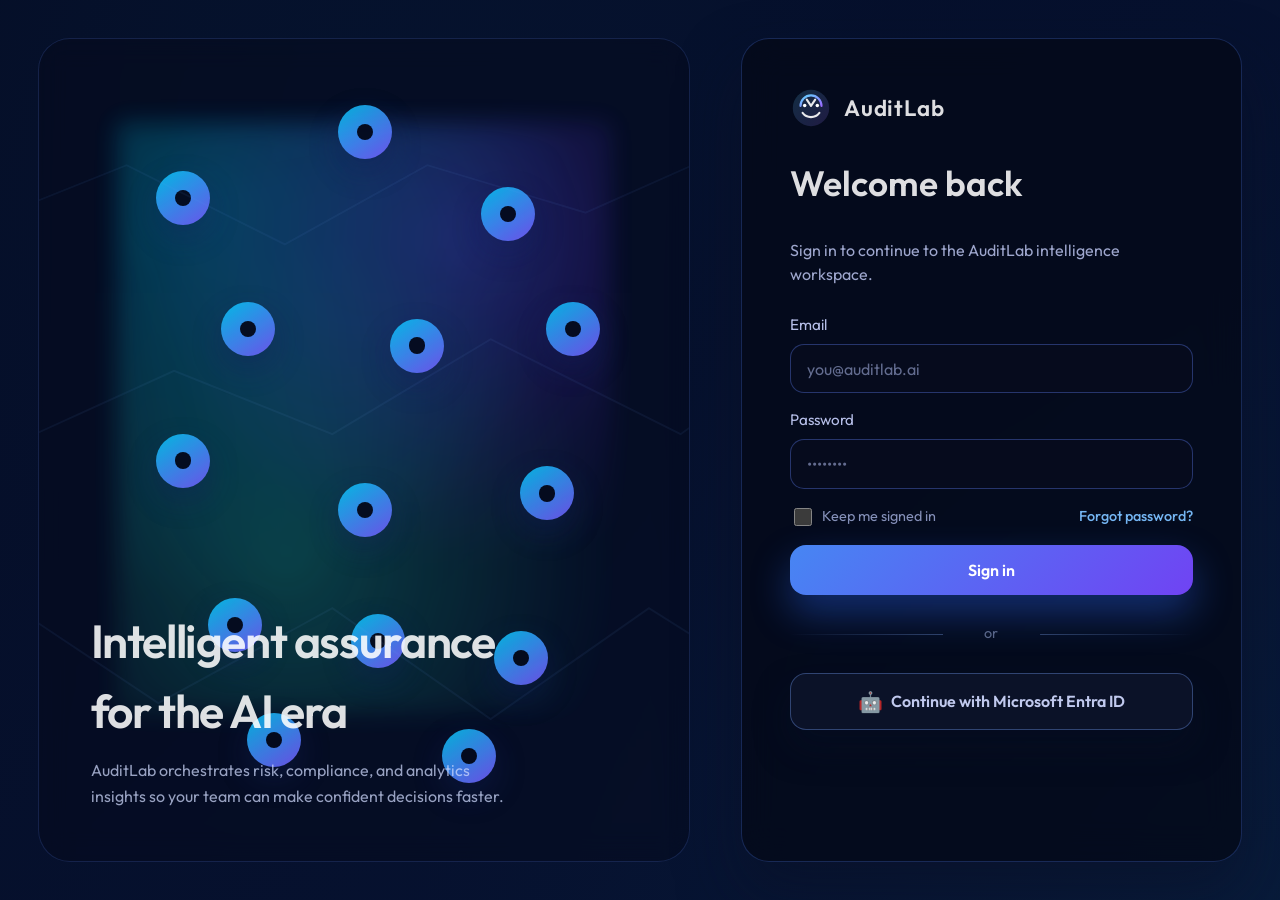
<file: frontend/inline.html>
<!doctype html>
<html lang="en">
  <head>
    <meta charset="utf-8" />
    <meta name="viewport" content="width=device-width, initial-scale=1" />
    <title>AuditLab Portal Login</title>
    <link rel="preconnect" href="https://fonts.googleapis.com" />
    <link rel="preconnect" href="https://fonts.gstatic.com" crossorigin />
    <link
      href="https://fonts.googleapis.com/css2?family=Outfit:wght@400;500;600&display=swap"
      rel="stylesheet"
    />
    <style>
:root {
  font-family: 'Outfit', system-ui, -apple-system, BlinkMacSystemFont, 'Segoe UI', sans-serif;
  color-scheme: dark;
  color: rgba(255, 255, 255, 0.87);
  background-color: #060b23;
  line-height: 1.5;
  font-weight: 400;
}

*,
*::before,
*::after {
  box-sizing: border-box;
}

body {
  margin: 0;
  min-height: 100vh;
  background: radial-gradient(circle at 20% 20%, rgba(0, 183, 255, 0.35), transparent 55%),
    radial-gradient(circle at 80% 30%, rgba(0, 255, 188, 0.2), transparent 50%),
    radial-gradient(circle at 50% 80%, rgba(138, 87, 255, 0.35), transparent 60%),
    #050917;
}

#root {
  min-height: 100vh;
}

body,
button,
input,
textarea {
  font-family: inherit;
}

.app-shell {
  display: grid;
  grid-template-columns: minmax(0, 1.3fr) minmax(0, 1fr);
  min-height: 100vh;
  padding: clamp(2rem, 3vw, 3rem);
  gap: clamp(2rem, 4vw, 3.5rem);
  background: linear-gradient(135deg, rgba(5, 14, 40, 0.95), rgba(7, 22, 59, 0.8)),
    radial-gradient(circle at 20% -10%, rgba(0, 217, 255, 0.25), transparent 45%),
    radial-gradient(circle at 100% 100%, rgba(41, 196, 180, 0.2), transparent 55%),
    #050917;
}

@media (max-width: 1080px) {
  .app-shell {
    grid-template-columns: 1fr;
    padding: clamp(1.5rem, 4vw, 2rem);
  }

  .hero-panel {
    display: none;
  }
}

.hero-panel {
  position: relative;
  border-radius: 32px;
  background: rgba(5, 9, 23, 0.4);
  border: 1px solid rgba(93, 141, 255, 0.18);
  overflow: hidden;
  display: flex;
  flex-direction: column;
  justify-content: flex-end;
  padding: clamp(2rem, 4vw, 3.75rem);
  backdrop-filter: blur(14px);
}

.hero-copy {
  max-width: 26rem;
  z-index: 2;
}

.hero-copy h1 {
  margin: 0 0 0.75rem;
  font-weight: 600;
  font-size: clamp(2.2rem, 4vw, 2.9rem);
  letter-spacing: -0.03em;
}

.hero-copy p {
  margin: 0;
  color: rgba(209, 220, 255, 0.72);
  font-size: 1rem;
  line-height: 1.6;
}

.constellation {
  position: absolute;
  inset: 0;
}

.constellation::before {
  content: '';
  position: absolute;
  inset: 10% 12% 18% 12%;
  background: radial-gradient(circle at 15% 15%, rgba(0, 217, 255, 0.32), transparent 60%),
    radial-gradient(circle at 70% 20%, rgba(103, 60, 255, 0.35), transparent 55%),
    radial-gradient(circle at 35% 75%, rgba(27, 239, 192, 0.28), transparent 60%);
  opacity: 0.8;
  filter: blur(12px);
}

.constellation::after {
  content: '';
  position: absolute;
  inset: 0;
  background: url('data:image/svg+xml,%3Csvg width="680" height="520" xmlns="http://www.w3.org/2000/svg"%3E%3Cg stroke="rgba(120,169,255,0.22)" stroke-width="1.2" fill="none" stroke-linecap="round"%3E%3Cpath d="M90 120L190 80L290 130L380 80L480 110L570 70"/%3E%3Cpath d="M110 260L220 210L320 250L420 190L540 250L610 200"/%3E%3Cpath d="M120 360L210 420L320 360L420 430L520 360L600 410"/%3E%3C/g%3E%3C/svg%3E')
    center/cover no-repeat;
  opacity: 0.3;
}

.node {
  position: absolute;
  width: 54px;
  height: 54px;
  border-radius: 50%;
  background: linear-gradient(145deg, rgba(2, 210, 255, 0.88), rgba(122, 86, 255, 0.92));
  box-shadow: 0 12px 32px rgba(18, 33, 94, 0.45);
  opacity: 0.95;
}

.node::after {
  content: '';
  position: absolute;
  inset: 35%;
  border-radius: 50%;
  background: #050b1e;
}

@keyframes pulse {
  0%,
  100% {
    transform: scale(1) translateY(0);
    opacity: 0.95;
  }
  50% {
    transform: scale(1.08) translateY(-4px);
    opacity: 1;
  }
}

.node {
  animation: pulse 6s ease-in-out infinite;
}

.node-1 {
  top: 16%;
  left: 18%;
  animation-delay: 0.4s;
}

.node-2 {
  top: 8%;
  left: 46%;
  animation-delay: 1.2s;
}

.node-3 {
  top: 18%;
  left: 68%;
  animation-delay: 2.6s;
}

.node-4 {
  top: 32%;
  left: 28%;
  animation-delay: 3.1s;
}

.node-5 {
  top: 34%;
  left: 54%;
  animation-delay: 0.8s;
}

.node-6 {
  top: 32%;
  left: 78%;
  animation-delay: 1.7s;
}

.node-7 {
  top: 48%;
  left: 18%;
  animation-delay: 2.3s;
}

.node-8 {
  top: 54%;
  left: 46%;
  animation-delay: 1.1s;
}

.node-9 {
  top: 52%;
  left: 74%;
  animation-delay: 3.2s;
}

.node-10 {
  top: 68%;
  left: 26%;
  animation-delay: 1.6s;
}

.node-11 {
  top: 70%;
  left: 48%;
  animation-delay: 2.8s;
}

.node-12 {
  top: 72%;
  left: 70%;
  animation-delay: 0.9s;
}

.node-13 {
  top: 82%;
  left: 32%;
  animation-delay: 2.1s;
}

.node-14 {
  top: 84%;
  left: 62%;
  animation-delay: 3.4s;
}

.auth-panel {
  max-width: min(520px, 100%);
  margin-left: auto;
  margin-right: auto;
  background: rgba(4, 9, 24, 0.8);
  border-radius: 28px;
  border: 1px solid rgba(86, 131, 255, 0.25);
  box-shadow: 0 30px 60px rgba(9, 16, 38, 0.5);
  padding: clamp(2rem, 5vw, 3rem);
  display: flex;
  flex-direction: column;
  gap: 1.75rem;
  backdrop-filter: blur(18px);
}

.logo {
  display: flex;
  align-items: center;
  gap: 0.75rem;
}

.logo-text {
  font-size: 1.4rem;
  font-weight: 600;
  letter-spacing: 0.04em;
}

.logo-mark {
  width: 42px;
  height: 42px;
}

#portal-login-title {
  margin: 0;
  font-size: clamp(1.8rem, 3vw, 2.2rem);
  font-weight: 600;
}

.tagline {
  margin: 0;
  color: rgba(202, 211, 255, 0.78);
}

.login-form {
  display: flex;
  flex-direction: column;
  gap: 1rem;
}

.field {
  display: flex;
  flex-direction: column;
  gap: 0.45rem;
  font-size: 0.95rem;
  color: rgba(202, 211, 255, 0.9);
}

.field input {
  border-radius: 14px;
  border: 1px solid rgba(99, 133, 255, 0.35);
  background: rgba(7, 13, 31, 0.92);
  color: inherit;
  padding: 0.85rem 1rem;
  font-size: 1rem;
  transition: border-color 0.2s ease, box-shadow 0.2s ease;
}

.field input::placeholder {
  color: rgba(177, 189, 238, 0.55);
}

.field input:focus {
  outline: none;
  border-color: rgba(129, 199, 255, 0.7);
  box-shadow: 0 0 0 4px rgba(84, 159, 255, 0.18);
}

.form-meta {
  display: flex;
  align-items: center;
  justify-content: space-between;
  font-size: 0.9rem;
  color: rgba(177, 189, 238, 0.75);
}

.remember {
  display: inline-flex;
  align-items: center;
  gap: 0.45rem;
}

.remember input {
  width: 18px;
  height: 18px;
  border-radius: 6px;
  border: 1px solid rgba(99, 133, 255, 0.6);
  background: rgba(7, 13, 31, 0.92);
  accent-color: rgba(123, 192, 255, 0.95);
}

.link {
  color: rgba(123, 192, 255, 0.95);
  text-decoration: none;
  font-weight: 500;
}

.link:hover,
.link:focus {
  text-decoration: underline;
}

.primary-btn,
.secondary-btn {
  border: none;
  border-radius: 16px;
  padding: 0.95rem 1.2rem;
  font-size: 1rem;
  font-weight: 600;
  cursor: pointer;
  transition: transform 0.18s ease, box-shadow 0.18s ease, filter 0.18s ease;
  display: inline-flex;
  align-items: center;
  justify-content: center;
  gap: 0.5rem;
}

.primary-btn {
  background: linear-gradient(135deg, rgba(74, 141, 255, 0.95), rgba(118, 70, 255, 0.95));
  box-shadow: 0 18px 38px rgba(38, 90, 214, 0.45);
  color: white;
}

.primary-btn:hover,
.primary-btn:focus {
  transform: translateY(-1px);
  box-shadow: 0 22px 44px rgba(38, 90, 214, 0.5);
  filter: brightness(1.03);
}

.secondary-btn {
  background: rgba(12, 20, 42, 0.95);
  border: 1px solid rgba(118, 160, 255, 0.35);
  color: rgba(208, 217, 255, 0.92);
  box-shadow: 0 18px 32px rgba(7, 15, 35, 0.55);
}

.secondary-btn:hover,
.secondary-btn:focus {
  transform: translateY(-1px);
  border-color: rgba(149, 198, 255, 0.6);
  filter: brightness(1.05);
}

.divider {
  position: relative;
  text-align: center;
  color: rgba(160, 176, 220, 0.55);
  font-size: 0.9rem;
}

.divider::before,
.divider::after {
  content: '';
  position: absolute;
  top: 50%;
  width: 38%;
  height: 1px;
  background: linear-gradient(90deg, transparent, rgba(109, 144, 211, 0.4));
}

.divider::before {
  left: 0;
}

.divider::after {
  right: 0;
  transform: scaleX(-1);
}

.secondary-btn span[role='img'] {
  font-size: 1.25rem;
}

@media (max-width: 640px) {
  .auth-panel {
    padding: clamp(1.75rem, 4vw, 2rem);
    border-radius: 22px;
  }

  .form-meta {
    flex-direction: column;
    align-items: flex-start;
    gap: 0.75rem;
  }

  .divider::before,
  .divider::after {
    width: 30%;
  }
}

</style>
  </head>
  <body>
    <div id="root">
      <div class="app-shell">
        <div class="hero-panel" aria-hidden="true">
          <div class="constellation">
            <span class="node node-1" aria-hidden="true"></span>
            <span class="node node-2" aria-hidden="true"></span>
            <span class="node node-3" aria-hidden="true"></span>
            <span class="node node-4" aria-hidden="true"></span>
            <span class="node node-5" aria-hidden="true"></span>
            <span class="node node-6" aria-hidden="true"></span>
            <span class="node node-7" aria-hidden="true"></span>
            <span class="node node-8" aria-hidden="true"></span>
            <span class="node node-9" aria-hidden="true"></span>
            <span class="node node-10" aria-hidden="true"></span>
            <span class="node node-11" aria-hidden="true"></span>
            <span class="node node-12" aria-hidden="true"></span>
            <span class="node node-13" aria-hidden="true"></span>
            <span class="node node-14" aria-hidden="true"></span>
          </div>
          <div class="hero-copy">
            <h1>Intelligent assurance for the AI era</h1>
            <p>
              AuditLab orchestrates risk, compliance, and analytics insights so your team can make
              confident decisions faster.
            </p>
          </div>
        </div>
        <main class="auth-panel" aria-labelledby="portal-login-title">
          <div class="logo">
            <svg
              class="logo-mark"
              xmlns="http://www.w3.org/2000/svg"
              viewBox="0 0 120 120"
              role="img"
              aria-labelledby="auditlab-logo-title"
            >
              <title id="auditlab-logo-title">AuditLab Logo</title>
              <defs>
                <linearGradient id="auditlab-gradient" x1="0%" y1="0%" x2="100%" y2="100%">
                  <stop offset="0%" stop-color="#61d5ff" />
                  <stop offset="100%" stop-color="#9a6bff" />
                </linearGradient>
              </defs>
              <circle cx="60" cy="60" r="52" fill="url(#auditlab-gradient)" opacity="0.18"></circle>
              <path
                fill="none"
                stroke="url(#auditlab-gradient)"
                stroke-width="6"
                stroke-linecap="round"
                stroke-linejoin="round"
                d="M30 54c0-16.569 13.431-30 30-30s30 13.431 30 30"
              ></path>
              <path
                fill="none"
                stroke="#ffffff"
                stroke-width="6"
                stroke-linecap="round"
                stroke-linejoin="round"
                d="M36 74c6 8 16 12 24 12s18-4 24-12"
                opacity="0.9"
              ></path>
              <circle cx="42" cy="53" r="5" fill="#ffffff"></circle>
              <circle cx="78" cy="53" r="5" fill="#ffffff"></circle>
              <path
                fill="none"
                stroke="#ffffff"
                stroke-width="6"
                stroke-linecap="round"
                stroke-linejoin="round"
                d="M48 36l12 18 12-18"
                opacity="0.9"
              ></path>
            </svg>
            <span class="logo-text">AuditLab</span>
          </div>
          <h2 id="portal-login-title">Welcome back</h2>
          <p class="tagline">Sign in to continue to the AuditLab intelligence workspace.</p>
          <form class="login-form">
            <label class="field" for="email">
              <span>Email</span>
              <input id="email" type="email" name="email" placeholder="you@auditlab.ai" required />
            </label>
            <label class="field" for="password">
              <span>Password</span>
              <input
                id="password"
                type="password"
                name="password"
                placeholder="••••••••"
                minlength="8"
                required
              />
            </label>
            <div class="form-meta">
              <label class="remember">
                <input type="checkbox" name="remember" />
                <span>Keep me signed in</span>
              </label>
              <a class="link" href="#forgot">
                Forgot password?
              </a>
            </div>
            <button type="submit" class="primary-btn">
              Sign in
            </button>
          </form>
          <div class="divider">
            <span>or</span>
          </div>
          <button type="button" class="secondary-btn">
            <span role="img" aria-hidden="true">
              🤖
            </span>
            Continue with Microsoft Entra ID
          </button>
        </main>
      </div>
    </div>
  </body>
</html>
</file>
<file: docs/styles.css>
:root {
  font-family: 'Outfit', system-ui, -apple-system, BlinkMacSystemFont, 'Segoe UI', sans-serif;
  color-scheme: dark;
  color: rgba(255, 255, 255, 0.87);
  background-color: #060b23;
  line-height: 1.5;
  font-weight: 400;
}

*,
*::before,
*::after {
  box-sizing: border-box;
}

body {
  margin: 0;
  min-height: 100vh;
  background: radial-gradient(circle at 20% 20%, rgba(0, 183, 255, 0.35), transparent 55%),
    radial-gradient(circle at 80% 30%, rgba(0, 255, 188, 0.2), transparent 50%),
    radial-gradient(circle at 50% 80%, rgba(138, 87, 255, 0.35), transparent 60%),
    #050917;
}

#root {
  min-height: 100vh;
}

body,
button,
input,
textarea {
  font-family: inherit;
}

.app-shell {
  display: grid;
  grid-template-columns: minmax(0, 1.3fr) minmax(0, 1fr);
  min-height: 100vh;
  padding: clamp(2rem, 3vw, 3rem);
  gap: clamp(2rem, 4vw, 3.5rem);
  background: linear-gradient(135deg, rgba(5, 14, 40, 0.95), rgba(7, 22, 59, 0.8)),
    radial-gradient(circle at 20% -10%, rgba(0, 217, 255, 0.25), transparent 45%),
    radial-gradient(circle at 100% 100%, rgba(41, 196, 180, 0.2), transparent 55%),
    #050917;
}

@media (max-width: 1080px) {
  .app-shell {
    grid-template-columns: 1fr;
    padding: clamp(1.5rem, 4vw, 2rem);
  }

  .hero-panel {
    display: none;
  }
}

.hero-panel {
  position: relative;
  border-radius: 32px;
  background: rgba(5, 9, 23, 0.4);
  border: 1px solid rgba(93, 141, 255, 0.18);
  overflow: hidden;
  display: flex;
  flex-direction: column;
  justify-content: flex-end;
  padding: clamp(2rem, 4vw, 3.75rem);
  backdrop-filter: blur(14px);
}

.hero-copy {
  max-width: 26rem;
  z-index: 2;
}

.hero-copy h1 {
  margin: 0 0 0.75rem;
  font-weight: 600;
  font-size: clamp(2.2rem, 4vw, 2.9rem);
  letter-spacing: -0.03em;
}

.hero-copy p {
  margin: 0;
  color: rgba(209, 220, 255, 0.72);
  font-size: 1rem;
  line-height: 1.6;
}

.constellation {
  position: absolute;
  inset: 0;
}

.constellation::before {
  content: '';
  position: absolute;
  inset: 10% 12% 18% 12%;
  background: radial-gradient(circle at 15% 15%, rgba(0, 217, 255, 0.32), transparent 60%),
    radial-gradient(circle at 70% 20%, rgba(103, 60, 255, 0.35), transparent 55%),
    radial-gradient(circle at 35% 75%, rgba(27, 239, 192, 0.28), transparent 60%);
  opacity: 0.8;
  filter: blur(12px);
}

.constellation::after {
  content: '';
  position: absolute;
  inset: 0;
  background: url('data:image/svg+xml,%3Csvg width="680" height="520" xmlns="http://www.w3.org/2000/svg"%3E%3Cg stroke="rgba(120,169,255,0.22)" stroke-width="1.2" fill="none" stroke-linecap="round"%3E%3Cpath d="M90 120L190 80L290 130L380 80L480 110L570 70"/%3E%3Cpath d="M110 260L220 210L320 250L420 190L540 250L610 200"/%3E%3Cpath d="M120 360L210 420L320 360L420 430L520 360L600 410"/%3E%3C/g%3E%3C/svg%3E')
    center/cover no-repeat;
  opacity: 0.3;
}

.node {
  position: absolute;
  width: 54px;
  height: 54px;
  border-radius: 50%;
  background: linear-gradient(145deg, rgba(2, 210, 255, 0.88), rgba(122, 86, 255, 0.92));
  box-shadow: 0 12px 32px rgba(18, 33, 94, 0.45);
  opacity: 0.95;
}

.node::after {
  content: '';
  position: absolute;
  inset: 35%;
  border-radius: 50%;
  background: #050b1e;
}

@keyframes pulse {
  0%,
  100% {
    transform: scale(1) translateY(0);
    opacity: 0.95;
  }
  50% {
    transform: scale(1.08) translateY(-4px);
    opacity: 1;
  }
}

.node {
  animation: pulse 6s ease-in-out infinite;
}

.node-1 {
  top: 16%;
  left: 18%;
  animation-delay: 0.4s;
}

.node-2 {
  top: 8%;
  left: 46%;
  animation-delay: 1.2s;
}

.node-3 {
  top: 18%;
  left: 68%;
  animation-delay: 2.6s;
}

.node-4 {
  top: 32%;
  left: 28%;
  animation-delay: 3.1s;
}

.node-5 {
  top: 34%;
  left: 54%;
  animation-delay: 0.8s;
}

.node-6 {
  top: 32%;
  left: 78%;
  animation-delay: 1.7s;
}

.node-7 {
  top: 48%;
  left: 18%;
  animation-delay: 2.3s;
}

.node-8 {
  top: 54%;
  left: 46%;
  animation-delay: 1.1s;
}

.node-9 {
  top: 52%;
  left: 74%;
  animation-delay: 3.2s;
}

.node-10 {
  top: 68%;
  left: 26%;
  animation-delay: 1.6s;
}

.node-11 {
  top: 70%;
  left: 48%;
  animation-delay: 2.8s;
}

.node-12 {
  top: 72%;
  left: 70%;
  animation-delay: 0.9s;
}

.node-13 {
  top: 82%;
  left: 32%;
  animation-delay: 2.1s;
}

.node-14 {
  top: 84%;
  left: 62%;
  animation-delay: 3.4s;
}

.auth-panel {
  max-width: min(520px, 100%);
  margin-left: auto;
  margin-right: auto;
  background: rgba(4, 9, 24, 0.8);
  border-radius: 28px;
  border: 1px solid rgba(86, 131, 255, 0.25);
  box-shadow: 0 30px 60px rgba(9, 16, 38, 0.5);
  padding: clamp(2rem, 5vw, 3rem);
  display: flex;
  flex-direction: column;
  gap: 1.75rem;
  backdrop-filter: blur(18px);
}

.logo {
  display: flex;
  align-items: center;
  gap: 0.75rem;
}

.logo-text {
  font-size: 1.4rem;
  font-weight: 600;
  letter-spacing: 0.04em;
}

.logo-mark {
  width: 42px;
  height: 42px;
}

#portal-login-title {
  margin: 0;
  font-size: clamp(1.8rem, 3vw, 2.2rem);
  font-weight: 600;
}

.tagline {
  margin: 0;
  color: rgba(202, 211, 255, 0.78);
}

.login-form {
  display: flex;
  flex-direction: column;
  gap: 1rem;
}

.field {
  display: flex;
  flex-direction: column;
  gap: 0.45rem;
  font-size: 0.95rem;
  color: rgba(202, 211, 255, 0.9);
}

.field input {
  border-radius: 14px;
  border: 1px solid rgba(99, 133, 255, 0.35);
  background: rgba(7, 13, 31, 0.92);
  color: inherit;
  padding: 0.85rem 1rem;
  font-size: 1rem;
  transition: border-color 0.2s ease, box-shadow 0.2s ease;
}

.field input::placeholder {
  color: rgba(177, 189, 238, 0.55);
}

.field input:focus {
  outline: none;
  border-color: rgba(129, 199, 255, 0.7);
  box-shadow: 0 0 0 4px rgba(84, 159, 255, 0.18);
}

.form-meta {
  display: flex;
  align-items: center;
  justify-content: space-between;
  font-size: 0.9rem;
  color: rgba(177, 189, 238, 0.75);
}

.remember {
  display: inline-flex;
  align-items: center;
  gap: 0.45rem;
}

.remember input {
  width: 18px;
  height: 18px;
  border-radius: 6px;
  border: 1px solid rgba(99, 133, 255, 0.6);
  background: rgba(7, 13, 31, 0.92);
  accent-color: rgba(123, 192, 255, 0.95);
}

.link {
  color: rgba(123, 192, 255, 0.95);
  text-decoration: none;
  font-weight: 500;
}

.link:hover,
.link:focus {
  text-decoration: underline;
}

.primary-btn,
.secondary-btn {
  border: none;
  border-radius: 16px;
  padding: 0.95rem 1.2rem;
  font-size: 1rem;
  font-weight: 600;
  cursor: pointer;
  transition: transform 0.18s ease, box-shadow 0.18s ease, filter 0.18s ease;
  display: inline-flex;
  align-items: center;
  justify-content: center;
  gap: 0.5rem;
}

.primary-btn {
  background: linear-gradient(135deg, rgba(74, 141, 255, 0.95), rgba(118, 70, 255, 0.95));
  box-shadow: 0 18px 38px rgba(38, 90, 214, 0.45);
  color: white;
}

.primary-btn:hover,
.primary-btn:focus {
  transform: translateY(-1px);
  box-shadow: 0 22px 44px rgba(38, 90, 214, 0.5);
  filter: brightness(1.03);
}

.secondary-btn {
  background: rgba(12, 20, 42, 0.95);
  border: 1px solid rgba(118, 160, 255, 0.35);
  color: rgba(208, 217, 255, 0.92);
  box-shadow: 0 18px 32px rgba(7, 15, 35, 0.55);
}

.secondary-btn:hover,
.secondary-btn:focus {
  transform: translateY(-1px);
  border-color: rgba(149, 198, 255, 0.6);
  filter: brightness(1.05);
}

.divider {
  position: relative;
  text-align: center;
  color: rgba(160, 176, 220, 0.55);
  font-size: 0.9rem;
}

.divider::before,
.divider::after {
  content: '';
  position: absolute;
  top: 50%;
  width: 38%;
  height: 1px;
  background: linear-gradient(90deg, transparent, rgba(109, 144, 211, 0.4));
}

.divider::before {
  left: 0;
}

.divider::after {
  right: 0;
  transform: scaleX(-1);
}

.secondary-btn span[role='img'] {
  font-size: 1.25rem;
}

@media (max-width: 640px) {
  .auth-panel {
    padding: clamp(1.75rem, 4vw, 2rem);
    border-radius: 22px;
  }

  .form-meta {
    flex-direction: column;
    align-items: flex-start;
    gap: 0.75rem;
  }

  .divider::before,
  .divider::after {
    width: 30%;
  }
}
</file>
